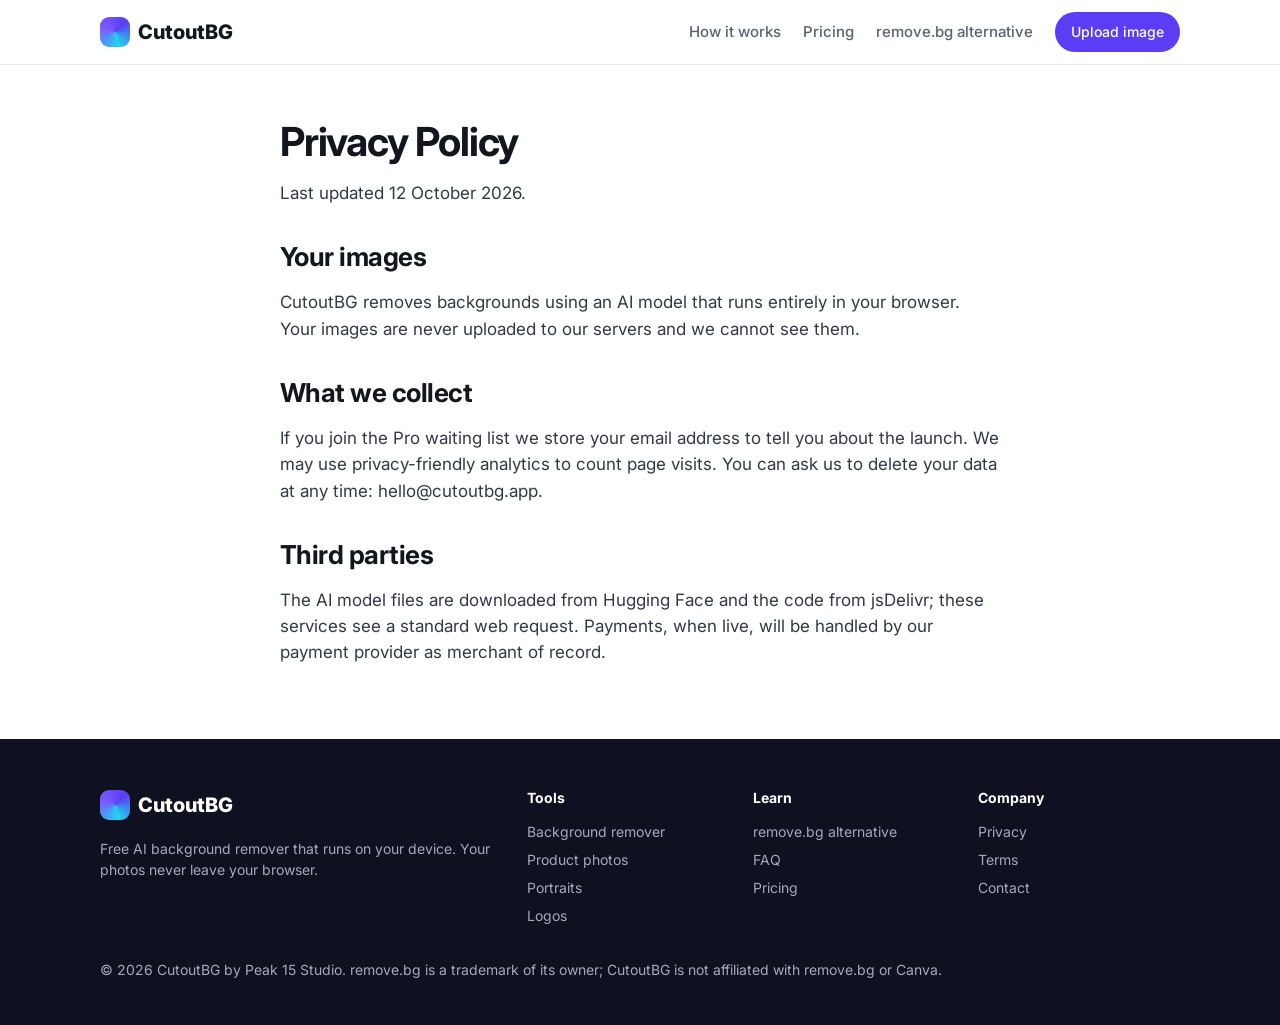
<file: privacy.html>
<!doctype html><html lang="en"><head><meta charset="utf-8"><meta name="viewport" content="width=device-width,initial-scale=1"><title>Privacy Policy | CutoutBG</title><meta name="description" content="CutoutBG processes images on your device. We never upload or store your photos."><link rel="canonical" href="https://heypatel99008-a11y.github.io/cutoutbg/privacy.html"><meta property="og:type" content="website"><meta property="og:title" content="Privacy Policy | CutoutBG"><meta property="og:description" content="CutoutBG processes images on your device. We never upload or store your photos."><meta property="og:url" content="https://heypatel99008-a11y.github.io/cutoutbg/privacy.html"><meta property="og:image" content="https://heypatel99008-a11y.github.io/cutoutbg/og.png"><meta name="twitter:card" content="summary_large_image"><meta name="theme-color" content="#5b3df5"><link rel="icon" href="data:image/svg+xml,%3Csvg xmlns='http://www.w3.org/2000/svg' viewBox='0 0 32 32'%3E%3Crect width='32' height='32' rx='9' fill='%235b3df5'/%3E%3Cpath d='M9 22l7-12 7 12z' fill='white'/%3E%3C/svg%3E"><link rel="preconnect" href="https://fonts.googleapis.com"><link href="https://fonts.googleapis.com/css2?family=Inter:wght@400;500;600;700;800&display=swap" rel="stylesheet"><link rel="stylesheet" href="style.css?v=5"></head><body><header class="nav"><div class="wrap"><a class="logo" href="./"><i></i>CutoutBG</a><nav><a class="hide-m" href="./#how">How it works</a><a class="hide-m" href="./#pricing">Pricing</a><a class="hide-m" href="remove-bg-alternative.html">remove.bg alternative</a><a class="btn primary" href="./#top">Upload image</a></nav></div></header><article class="prose"><h1>Privacy Policy</h1><p>Last updated 12 October 2026.</p><h2>Your images</h2><p>CutoutBG removes backgrounds using an AI model that runs entirely in your browser. Your images are never uploaded to our servers and we cannot see them.</p><h2>What we collect</h2><p>If you join the Pro waiting list we store your email address to tell you about the launch. We may use privacy-friendly analytics to count page visits. You can ask us to delete your data at any time: hello@cutoutbg.app.</p><h2>Third parties</h2><p>The AI model files are downloaded from Hugging Face and the code from jsDelivr; these services see a standard web request. Payments, when live, will be handled by our payment provider as merchant of record.</p></article><footer><div class="wrap"><div class="cols"><div><a class="logo" href="./"><i></i>CutoutBG</a><p>Free AI background remover that runs on your device. Your photos never leave your browser.</p></div><div><h4>Tools</h4><a href="./">Background remover</a><a href="./#use-cases">Product photos</a><a href="./#use-cases">Portraits</a><a href="./#use-cases">Logos</a></div><div><h4>Learn</h4><a href="remove-bg-alternative.html">remove.bg alternative</a><a href="./#faq">FAQ</a><a href="./#pricing">Pricing</a></div><div><h4>Company</h4><a href="privacy.html">Privacy</a><a href="terms.html">Terms</a><a href="mailto:hello@cutoutbg.app">Contact</a></div></div><p style="margin-top:30px">© 2026 CutoutBG by Peak 15 Studio. remove.bg is a trademark of its owner; CutoutBG is not affiliated with remove.bg or Canva.</p></div></footer></body></html>
</file>
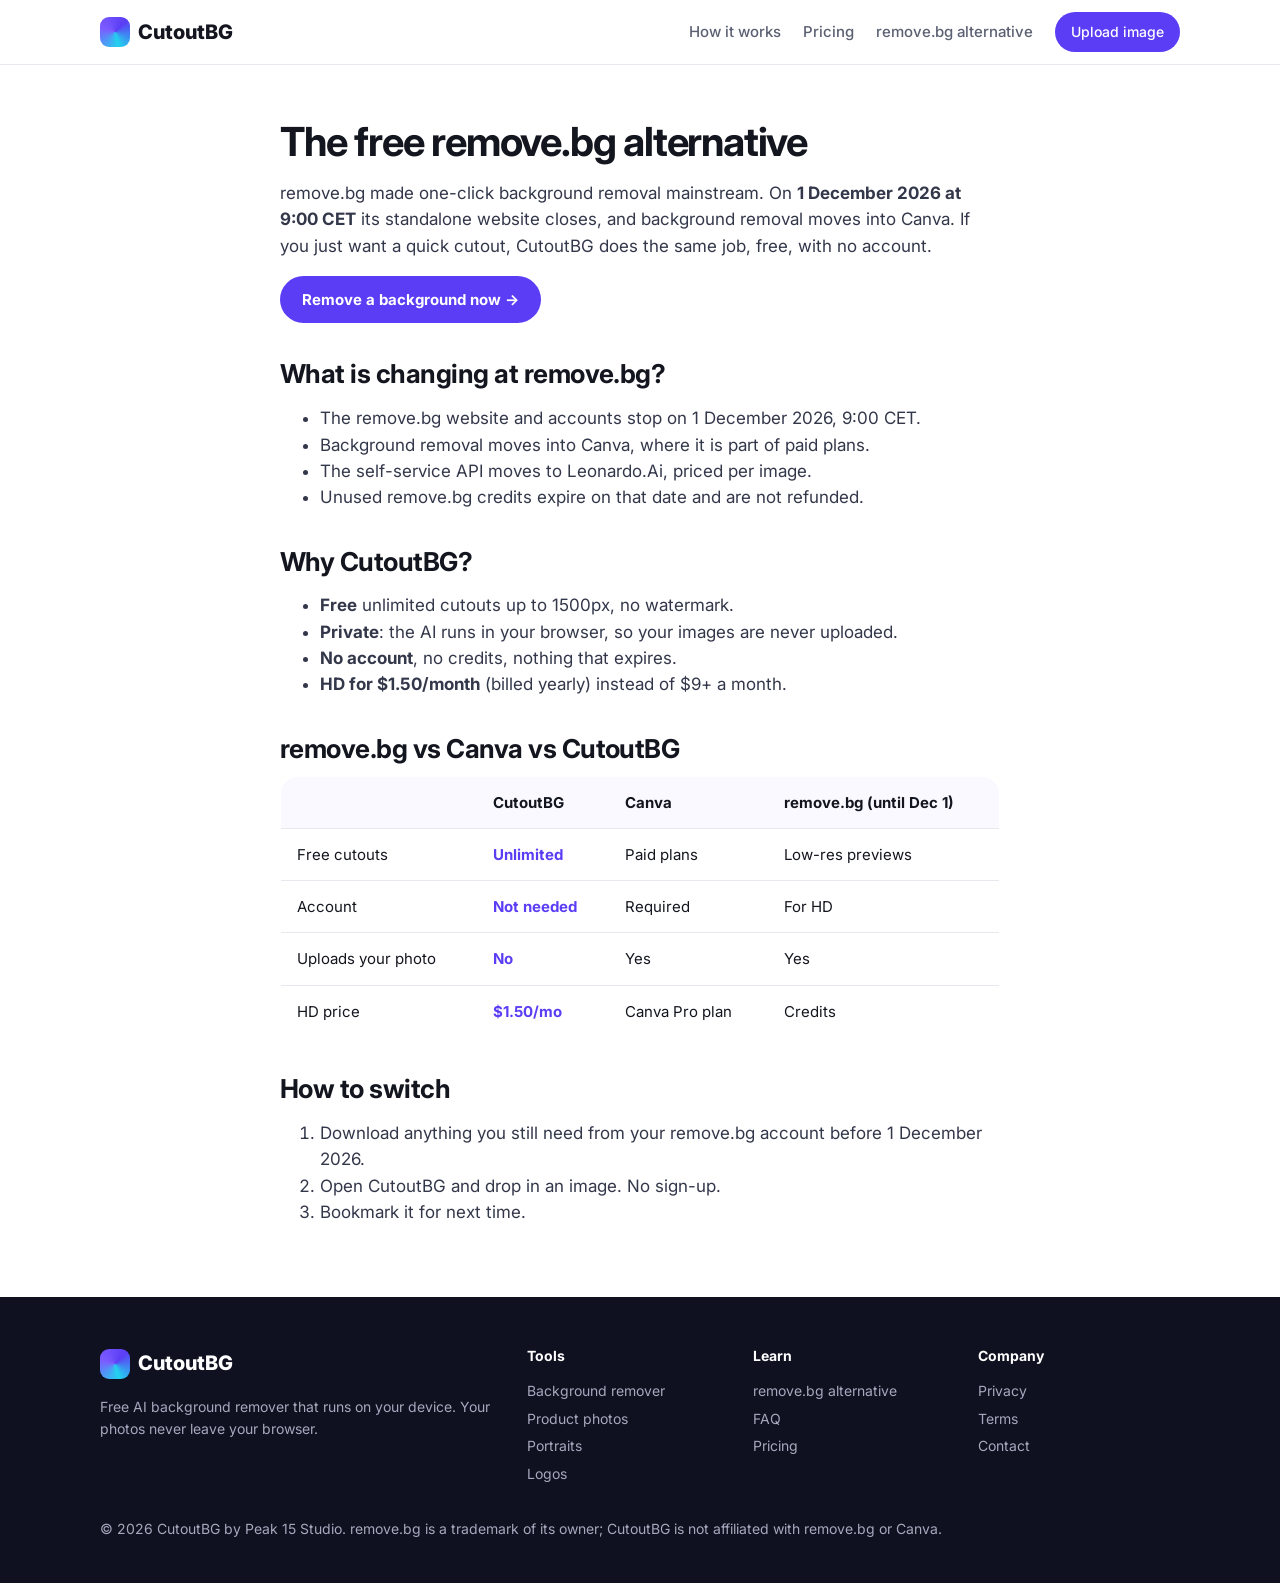
<file: remove-bg-alternative.html>
<!doctype html><html lang="en"><head><meta charset="utf-8"><meta name="viewport" content="width=device-width,initial-scale=1"><title>Best remove.bg Alternative (Free) – remove.bg Is Closing Dec 1, 2026 | CutoutBG</title><meta name="description" content="remove.bg's standalone website closes on 1 December 2026. Here's what changes and the best free remove.bg alternative: CutoutBG, private and on-device."><link rel="canonical" href="https://heypatel99008-a11y.github.io/cutoutbg/remove-bg-alternative.html"><meta property="og:type" content="website"><meta property="og:title" content="Best remove.bg Alternative (Free) – remove.bg Is Closing Dec 1, 2026 | CutoutBG"><meta property="og:description" content="remove.bg's standalone website closes on 1 December 2026. Here's what changes and the best free remove.bg alternative: CutoutBG, private and on-device."><meta property="og:url" content="https://heypatel99008-a11y.github.io/cutoutbg/remove-bg-alternative.html"><meta property="og:image" content="https://heypatel99008-a11y.github.io/cutoutbg/og.png"><meta name="twitter:card" content="summary_large_image"><meta name="theme-color" content="#5b3df5"><link rel="icon" href="data:image/svg+xml,%3Csvg xmlns='http://www.w3.org/2000/svg' viewBox='0 0 32 32'%3E%3Crect width='32' height='32' rx='9' fill='%235b3df5'/%3E%3Cpath d='M9 22l7-12 7 12z' fill='white'/%3E%3C/svg%3E"><link rel="preconnect" href="https://fonts.googleapis.com"><link href="https://fonts.googleapis.com/css2?family=Inter:wght@400;500;600;700;800&display=swap" rel="stylesheet"><link rel="stylesheet" href="style.css?v=5"></head><body><header class="nav"><div class="wrap"><a class="logo" href="./"><i></i>CutoutBG</a><nav><a class="hide-m" href="./#how">How it works</a><a class="hide-m" href="./#pricing">Pricing</a><a class="hide-m" href="remove-bg-alternative.html">remove.bg alternative</a><a class="btn primary" href="./#top">Upload image</a></nav></div></header><article class="prose"><h1>The free remove.bg alternative</h1><p>remove.bg made one-click background removal mainstream. On <b>1 December 2026 at 9:00 CET</b> its standalone website closes, and background removal moves into Canva. If you just want a quick cutout, CutoutBG does the same job, free, with no account.</p>
<p><a class="btn primary" href="./#top">Remove a background now →</a></p>
<h2>What is changing at remove.bg?</h2><ul><li>The remove.bg website and accounts stop on 1 December 2026, 9:00 CET.</li><li>Background removal moves into Canva, where it is part of paid plans.</li><li>The self-service API moves to Leonardo.Ai, priced per image.</li><li>Unused remove.bg credits expire on that date and are not refunded.</li></ul>
<h2>Why CutoutBG?</h2><ul><li><b>Free</b> unlimited cutouts up to 1500px, no watermark.</li><li><b>Private</b>: the AI runs in your browser, so your images are never uploaded.</li><li><b>No account</b>, no credits, nothing that expires.</li><li><b>HD for $1.50/month</b> (billed yearly) instead of $9+ a month.</li></ul>
<h2>remove.bg vs Canva vs CutoutBG</h2><div class="tablewrap"><table class="cmp"><tr><th></th><th>CutoutBG</th><th>Canva</th><th>remove.bg (until Dec 1)</th></tr><tr><td>Free cutouts</td><td class="us">Unlimited</td><td>Paid plans</td><td>Low-res previews</td></tr><tr><td>Account</td><td class="us">Not needed</td><td>Required</td><td>For HD</td></tr><tr><td>Uploads your photo</td><td class="us">No</td><td>Yes</td><td>Yes</td></tr><tr><td>HD price</td><td class="us">$1.50/mo</td><td>Canva Pro plan</td><td>Credits</td></tr></table></div>
<h2>How to switch</h2><ol><li>Download anything you still need from your remove.bg account before 1 December 2026.</li><li>Open CutoutBG and drop in an image. No sign-up.</li><li>Bookmark it for next time.</li></ol></article><footer><div class="wrap"><div class="cols"><div><a class="logo" href="./"><i></i>CutoutBG</a><p>Free AI background remover that runs on your device. Your photos never leave your browser.</p></div><div><h4>Tools</h4><a href="./">Background remover</a><a href="./#use-cases">Product photos</a><a href="./#use-cases">Portraits</a><a href="./#use-cases">Logos</a></div><div><h4>Learn</h4><a href="remove-bg-alternative.html">remove.bg alternative</a><a href="./#faq">FAQ</a><a href="./#pricing">Pricing</a></div><div><h4>Company</h4><a href="privacy.html">Privacy</a><a href="terms.html">Terms</a><a href="mailto:hello@cutoutbg.app">Contact</a></div></div><p style="margin-top:30px">© 2026 CutoutBG by Peak 15 Studio. remove.bg is a trademark of its owner; CutoutBG is not affiliated with remove.bg or Canva.</p></div></footer></body></html>
</file>
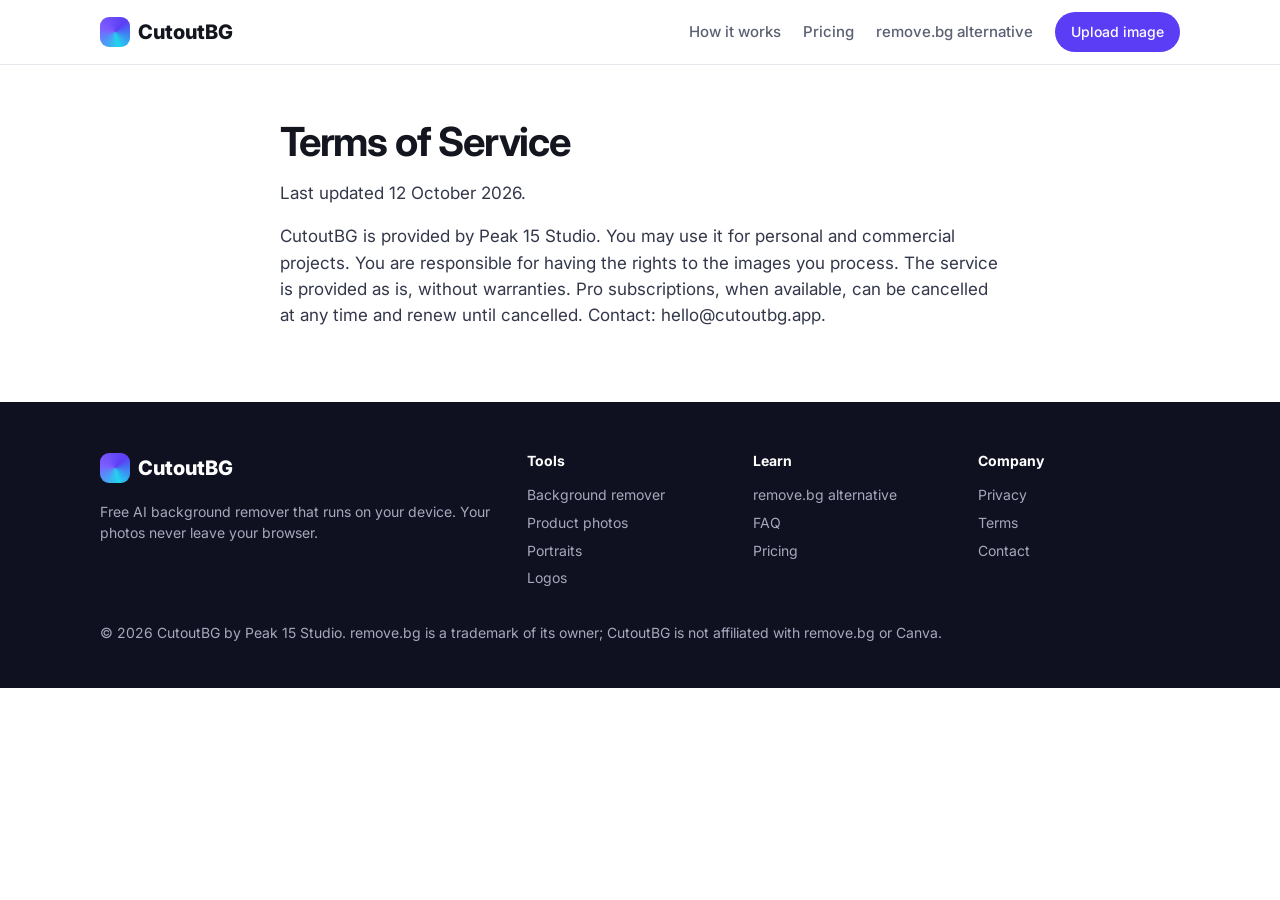
<file: terms.html>
<!doctype html><html lang="en"><head><meta charset="utf-8"><meta name="viewport" content="width=device-width,initial-scale=1"><title>Terms of Service | CutoutBG</title><meta name="description" content="Terms of use for CutoutBG, the free on-device background remover."><link rel="canonical" href="https://heypatel99008-a11y.github.io/cutoutbg/terms.html"><meta property="og:type" content="website"><meta property="og:title" content="Terms of Service | CutoutBG"><meta property="og:description" content="Terms of use for CutoutBG, the free on-device background remover."><meta property="og:url" content="https://heypatel99008-a11y.github.io/cutoutbg/terms.html"><meta property="og:image" content="https://heypatel99008-a11y.github.io/cutoutbg/og.png"><meta name="twitter:card" content="summary_large_image"><meta name="theme-color" content="#5b3df5"><link rel="icon" href="data:image/svg+xml,%3Csvg xmlns='http://www.w3.org/2000/svg' viewBox='0 0 32 32'%3E%3Crect width='32' height='32' rx='9' fill='%235b3df5'/%3E%3Cpath d='M9 22l7-12 7 12z' fill='white'/%3E%3C/svg%3E"><link rel="preconnect" href="https://fonts.googleapis.com"><link href="https://fonts.googleapis.com/css2?family=Inter:wght@400;500;600;700;800&display=swap" rel="stylesheet"><link rel="stylesheet" href="style.css?v=5"></head><body><header class="nav"><div class="wrap"><a class="logo" href="./"><i></i>CutoutBG</a><nav><a class="hide-m" href="./#how">How it works</a><a class="hide-m" href="./#pricing">Pricing</a><a class="hide-m" href="remove-bg-alternative.html">remove.bg alternative</a><a class="btn primary" href="./#top">Upload image</a></nav></div></header><article class="prose"><h1>Terms of Service</h1><p>Last updated 12 October 2026.</p><p>CutoutBG is provided by Peak 15 Studio. You may use it for personal and commercial projects. You are responsible for having the rights to the images you process. The service is provided as is, without warranties. Pro subscriptions, when available, can be cancelled at any time and renew until cancelled. Contact: hello@cutoutbg.app.</p></article><footer><div class="wrap"><div class="cols"><div><a class="logo" href="./"><i></i>CutoutBG</a><p>Free AI background remover that runs on your device. Your photos never leave your browser.</p></div><div><h4>Tools</h4><a href="./">Background remover</a><a href="./#use-cases">Product photos</a><a href="./#use-cases">Portraits</a><a href="./#use-cases">Logos</a></div><div><h4>Learn</h4><a href="remove-bg-alternative.html">remove.bg alternative</a><a href="./#faq">FAQ</a><a href="./#pricing">Pricing</a></div><div><h4>Company</h4><a href="privacy.html">Privacy</a><a href="terms.html">Terms</a><a href="mailto:hello@cutoutbg.app">Contact</a></div></div><p style="margin-top:30px">© 2026 CutoutBG by Peak 15 Studio. remove.bg is a trademark of its owner; CutoutBG is not affiliated with remove.bg or Canva.</p></div></footer></body></html>
</file>
<file: style.css>
:root{--ink:#14161f;--mut:#5b6072;--line:#e7e8ee;--bg:#f6f7fb;--brand:#5b3df5;--brand2:#7c5cff;--ok:#16a34a;--r:18px}
*{box-sizing:border-box;-webkit-tap-highlight-color:transparent}
html{scroll-behavior:smooth}
body{margin:0;font-family:Inter,system-ui,-apple-system,Segoe UI,Roboto,sans-serif;color:var(--ink);background:#fff;line-height:1.55}
a{color:var(--brand);text-decoration:none}
.wrap{max-width:1120px;margin:0 auto;padding:0 20px}
header.nav{position:sticky;top:0;z-index:20;background:rgba(255,255,255,.92);backdrop-filter:blur(8px);border-bottom:1px solid var(--line)}
.nav .wrap{display:flex;align-items:center;justify-content:space-between;height:64px}
.logo{display:flex;align-items:center;gap:8px;font-weight:800;font-size:20px;color:var(--ink)}
.logo i{width:30px;height:30px;border-radius:9px;background:conic-gradient(from 45deg,var(--brand),#22d3ee,var(--brand2),var(--brand));display:inline-block}
.nav nav{display:flex;gap:22px;align-items:center}
.nav nav a{color:var(--mut);font-weight:500;font-size:15px}
.btn{display:inline-flex;align-items:center;justify-content:center;gap:8px;border:0;border-radius:999px;padding:12px 22px;font-weight:700;font-size:15px;cursor:pointer;font-family:inherit;transition:.15s}
.btn.primary{background:var(--brand);color:#fff}.btn.primary:hover{background:#4a2ee0}
.btn.ghost{background:#fff;color:var(--ink);border:1px solid var(--line)}
.btn:disabled{opacity:.45;cursor:not-allowed}
.nav .btn{padding:9px 16px;font-size:14px}
@media(max-width:760px){.nav nav a.hide-m{display:none}}
.hero{padding:56px 0 40px;background:radial-gradient(1200px 400px at 70% -10%,#ece8ff,transparent),#fff}
.hero .grid{display:grid;grid-template-columns:1fr 1.05fr;gap:48px;align-items:center}
@media(max-width:900px){.hero .grid{grid-template-columns:1fr;gap:28px}}
h1{font-size:clamp(34px,5vw,56px);line-height:1.05;letter-spacing:-.03em;margin:0 0 16px}
h1 span{background:linear-gradient(90deg,var(--brand),#06b6d4);-webkit-background-clip:text;color:transparent}
.lead{font-size:18px;color:var(--mut);margin:0 0 22px;max-width:520px}
.pills{display:flex;flex-wrap:wrap;gap:8px}
.pill{font-size:13px;font-weight:600;padding:6px 12px;border-radius:999px;background:var(--bg);color:var(--mut)}
.card{background:#fff;border:1px solid var(--line);border-radius:28px;box-shadow:0 20px 60px -20px rgba(40,30,120,.25);padding:22px}
.drop{border:2px dashed #cfc8ff;border-radius:20px;padding:40px 18px;text-align:center;background:#faf9ff;cursor:pointer;transition:.15s}
.drop.over{background:#efeaff;border-color:var(--brand)}
.drop .btn{font-size:17px;padding:15px 30px}
.drop p{margin:12px 0 0;color:var(--mut);font-size:14px}
.samples{margin-top:16px;display:flex;align-items:center;gap:10px;justify-content:center;flex-wrap:wrap;font-size:13px;color:var(--mut)}
.samples button{width:54px;height:54px;border-radius:12px;border:1px solid var(--line);background-size:cover;background-position:center;cursor:pointer}
.status{display:none;margin-top:16px}
.bar{height:8px;background:var(--bg);border-radius:9px;overflow:hidden}.bar i{display:block;height:100%;width:0;background:linear-gradient(90deg,var(--brand),#06b6d4);transition:width .3s}
.status small{display:block;margin-top:8px;color:var(--mut)}
.result{display:none}
.checker{background-color:#fff;background-image:linear-gradient(45deg,#e9e9ef 25%,transparent 25%),linear-gradient(-45deg,#e9e9ef 25%,transparent 25%),linear-gradient(45deg,transparent 75%,#e9e9ef 75%),linear-gradient(-45deg,transparent 75%,#e9e9ef 75%);background-size:20px 20px;background-position:0 0,0 10px,10px -10px,-10px 0}
.compare{position:relative;border-radius:16px;overflow:hidden;user-select:none;touch-action:none;max-height:440px;display:flex;justify-content:center}
.compare img,.compare canvas{display:block;max-width:100%;max-height:440px}
.compare .before{position:absolute;inset:0;overflow:hidden}
.compare .before img{position:absolute;left:50%;top:0;transform:translateX(-50%)}
.handle{position:absolute;top:0;bottom:0;width:3px;background:#fff;box-shadow:0 0 0 1px rgba(0,0,0,.15);cursor:ew-resize}
.handle:after{content:"⇆";position:absolute;top:50%;left:50%;transform:translate(-50%,-50%);width:36px;height:36px;border-radius:50%;background:#fff;display:grid;place-items:center;font-size:16px;box-shadow:0 4px 14px rgba(0,0,0,.2)}
.tools{display:flex;flex-wrap:wrap;gap:10px;align-items:center;justify-content:space-between;margin-top:14px}
.swatches{display:flex;gap:8px;align-items:center}
.sw{width:30px;height:30px;border-radius:50%;border:2px solid var(--line);cursor:pointer;padding:0}
.sw.on{border-color:var(--brand);box-shadow:0 0 0 3px #e3dcff}
.sw.t{background-size:10px 10px}
input[type=color]{width:30px;height:30px;border:0;padding:0;background:none;cursor:pointer}
.dl{display:flex;gap:8px;flex-wrap:wrap}
.note{font-size:13px;color:var(--mut);margin-top:12px;display:flex;gap:6px;align-items:center}
.again{font-size:14px;margin-top:6px;background:none;border:0;color:var(--brand);font-weight:600;cursor:pointer;padding:0}
section{padding:72px 0}
section.alt{background:var(--bg)}
h2{font-size:clamp(28px,3.6vw,40px);letter-spacing:-.02em;line-height:1.15;margin:0 0 12px}
.sub{color:var(--mut);font-size:17px;max-width:640px;margin:0 0 36px}
.center{text-align:center}.center .sub{margin-left:auto;margin-right:auto}
.banner{background:linear-gradient(90deg,#1e1b4b,#3b2a9a);color:#fff;padding:16px 0;font-size:15px}
.banner .wrap{display:flex;gap:12px;align-items:center;justify-content:center;flex-wrap:wrap;text-align:center}
.banner a{color:#c4b5fd;font-weight:700}
.steps{display:grid;grid-template-columns:repeat(3,1fr);gap:20px}
.cards{display:grid;grid-template-columns:repeat(4,1fr);gap:18px}
@media(max-width:900px){.steps,.cards{grid-template-columns:1fr 1fr}}
@media(max-width:560px){.steps,.cards{grid-template-columns:1fr}}
.box{background:#fff;border:1px solid var(--line);border-radius:var(--r);padding:24px}
.box .n{width:36px;height:36px;border-radius:10px;background:#ece8ff;color:var(--brand);font-weight:800;display:grid;place-items:center;margin-bottom:12px}
.box h3{margin:0 0 6px;font-size:18px}.box p{margin:0;color:var(--mut);font-size:15px}
.box .ic{font-size:26px;margin-bottom:10px}
.prices{display:grid;grid-template-columns:repeat(3,1fr);gap:20px;max-width:980px;margin:0 auto}
@media(max-width:860px){.prices{grid-template-columns:1fr}}
.plan{background:#fff;border:1px solid var(--line);border-radius:24px;padding:28px;position:relative;display:flex;flex-direction:column}
.plan.best{border:2px solid var(--brand);box-shadow:0 20px 50px -20px rgba(91,61,245,.45)}
.plan .tag{position:absolute;top:-13px;left:28px;background:var(--brand);color:#fff;font-size:12px;font-weight:700;padding:4px 12px;border-radius:999px}
.plan h3{margin:0;font-size:18px}
.amt{font-size:42px;font-weight:800;letter-spacing:-.02em;margin:10px 0 2px}.amt small{font-size:15px;color:var(--mut);font-weight:500}
.plan .billed{color:var(--mut);font-size:14px;min-height:20px}
.plan ul{list-style:none;padding:0;margin:18px 0 24px;flex:1}.plan li{padding:6px 0 6px 26px;position:relative;font-size:15px}
.plan li:before{content:"✓";position:absolute;left:0;color:var(--ok);font-weight:800}
table.cmp{width:100%;border-collapse:collapse;background:#fff;border-radius:18px;overflow:hidden;border:1px solid var(--line);font-size:15px}
.cmp th,.cmp td{padding:14px 16px;border-bottom:1px solid var(--line);text-align:left}
.cmp th{background:#faf9ff}.cmp td.us{font-weight:700;color:var(--brand)}
.tablewrap{overflow-x:auto}
details{background:#fff;border:1px solid var(--line);border-radius:14px;padding:16px 20px;margin-bottom:12px}
summary{font-weight:700;cursor:pointer;font-size:16px}details p{color:var(--mut);margin:10px 0 0}
.faq{max-width:780px;margin:0 auto}
.links{display:flex;flex-wrap:wrap;gap:10px;justify-content:center}
.links a{background:#fff;border:1px solid var(--line);padding:9px 16px;border-radius:999px;font-size:14px;color:var(--ink)}
footer{background:#0f1020;color:#a6a9bd;padding:48px 0 30px;font-size:14px}
footer .cols{display:grid;grid-template-columns:2fr 1fr 1fr 1fr;gap:24px}
@media(max-width:760px){footer .cols{grid-template-columns:1fr 1fr}}
footer h4{color:#fff;margin:0 0 10px;font-size:14px}footer a{color:#a6a9bd;display:block;padding:3px 0}
footer .logo{color:#fff}
.modal{position:fixed;inset:0;background:rgba(10,10,30,.55);display:none;align-items:center;justify-content:center;z-index:50;padding:20px}
.modal.on{display:flex}
.modal .card{max-width:420px;width:100%;text-align:center}
.modal input{width:100%;padding:13px 14px;border:1px solid var(--line);border-radius:12px;font-size:15px;margin:14px 0 10px;font-family:inherit}
.prose{max-width:760px;margin:0 auto;padding:56px 20px}.prose h1{font-size:40px}.prose h2{font-size:26px;margin-top:36px}.prose p,.prose li{color:#33374a;font-size:17px}
.hint{display:none;position:absolute;bottom:10px;left:50%;transform:translateX(-50%);background:rgba(20,22,31,.75);color:#fff;font-size:12px;padding:5px 12px;border-radius:999px;pointer-events:none}
</file>
